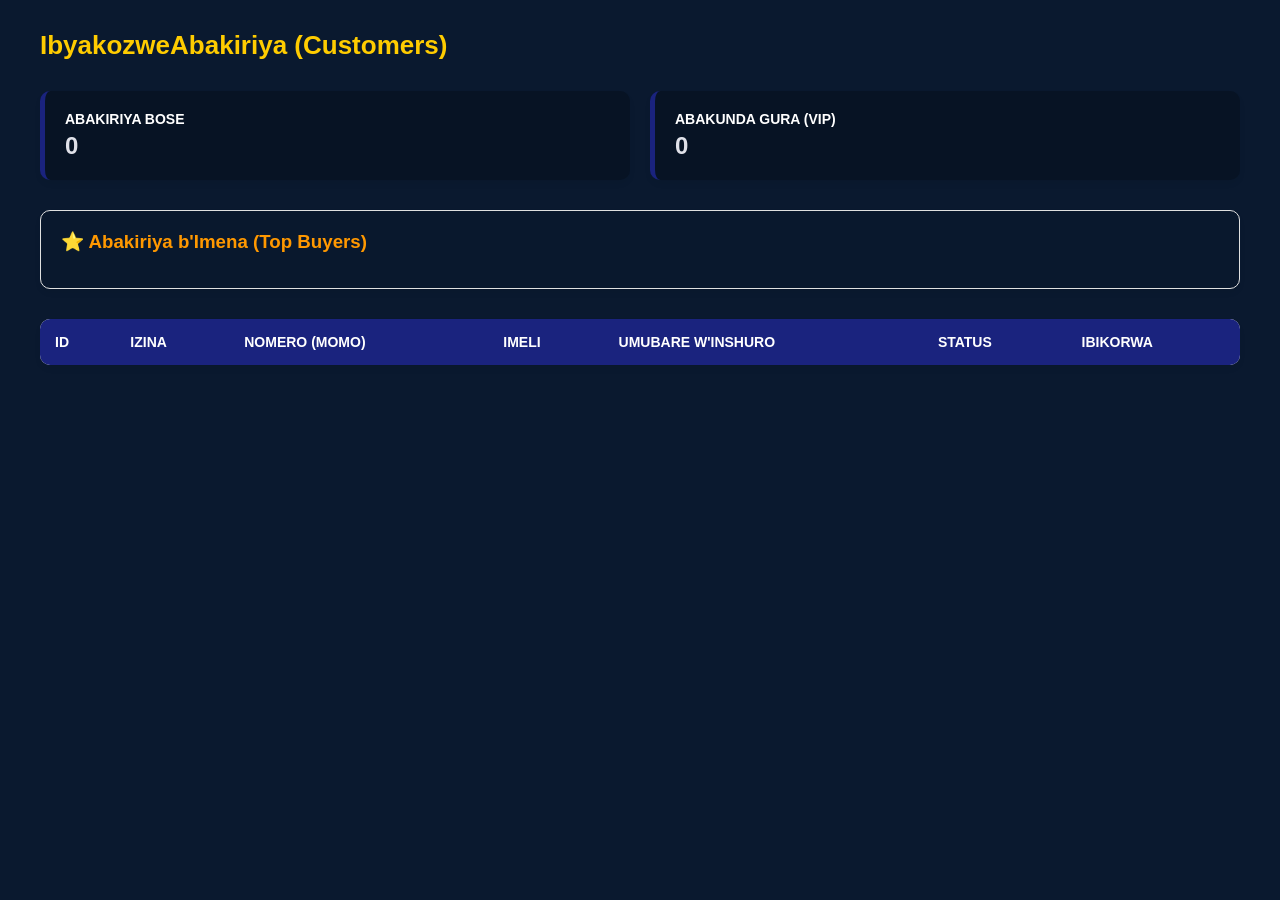
<file: momo/customers.html>
<!DOCTYPE html>
<html lang="rw">
<head>
    <meta charset="UTF-8">
    <meta name="viewport" content="width=device-width, initial-scale=1.0">
    <title>MOMOHUB - Customers & Chat</title>
    <style>
        /* CSS Y'URUPAPURO RWA CUSTOMERS */
        * {
            margin: 0;
            padding: 0;
            box-sizing: border-box;
            font-family: 'Segoe UI', Tahoma, Geneva, Verdana, sans-serif;
        }

        body {
            background-color: rgb(10, 25, 47);
            color: var(--text-white);
            padding: 30px;
        }

        .container {
            max-width: 1200px;
            margin: 0 auto;
        }

        .page-header {
            display: flex;
            justify-content: space-between;
            align-items: center;
            margin-bottom: 30px;
        }

        .page-header h2 {
            color: #FFCC00;
            font-size: 26px;
        }

        /* Udusanduku tw'imibare (Summary Cards) */
        .summary-cards {
            display: grid;
            grid-template-columns: repeat(auto-fit, minmax(220px, 1fr));
            gap: 20px;
            margin-bottom: 30px;
        }

        .card {
            background: #071324;
            padding: 20px;
            border-radius: 10px;
            box-shadow: 0 4px 6px rgba(0,0,0,0.05);
            border-left: 5px solid #1a237e;
        }

        .card h3 {
            font-size: 14px;
            color:white;
            text-transform: uppercase;
            margin-bottom: 5px;
        }

        .card p {
            font-size: 24px;
            font-weight: bold;
            color: #e0e1e9;
        }

        /* ABAKIRIYA B'IMENA (TOP CUSTOMERS) */
        .top-customers-section {
            background: rgba(0,0,0,0.05);
            padding: 20px;
            border-radius: 10px;
            box-shadow: 0 4px 6px rgba(0,0,0,0.05);
            margin-bottom: 30px;
            border: 1px solid #e0e0e0;
        }

        .top-customers-section h3 {
            color: #ff9800;
            margin-bottom: 15px;
            display: flex;
            align-items: center;
            gap: 8px;
        }

        .top-grid {
            display: grid;
            grid-template-columns: repeat(auto-fit, minmax(280px, 1fr));
            gap: 15px;
        }

        .top-customer-card {
            background: #fffde7;
            border: 1px solid #fff59d;
            padding: 15px;
            border-radius: 8px;
            display: flex;
            justify-content: space-between;
            align-items: center;
        }

        .badge-loyal {
            background: #ff9800;
            color: white;
            padding: 5px 10px;
            border-radius: 20px;
            font-size: 12px;
            font-weight: bold;
        }

        /* IMBONERAHAMWE Y'ABAKIRIYA BOSE */
        .table-container {
            background: white;
            border-radius: 10px;
            box-shadow: 0 4px 6px rgba(0,0,0,0.05);
            overflow: hidden;
            margin-bottom: 50px;
        }

        .customers-table {
            width: 100%;
            border-collapse: collapse;
            text-align: left;
        }

        .customers-table th {
            background-color: #1a237e;
            color: white;
            padding: 15px;
            font-size: 14px;
            text-transform: uppercase;
        }

        .customers-table td {
            padding: 15px;
            border-bottom: 1px solid #eee;
            font-size: 15px;
        }

        .customers-table tr:hover {
            background-color: #f8f9fa;
        }

        .status {
            padding: 5px 10px;
            border-radius: 20px;
            font-size: 12px;
            font-weight: 600;
        }

        .status.active {
            background: #e8f5e9;
            color: #2e7d32;
        }

        .btn-action {
            background: #1a237e;
            color: white;
            border: none;
            padding: 6px 12px;
            border-radius: 4px;
            cursor: pointer;
            font-size: 13px;
        }

        .btn-action:hover {
            background: #0d1342;
        }

        /* AGASANDUKU K'IBIGANIZO (CHAT BOX) */
        .chat-box {
            position: fixed;
            bottom: 20px;
            right: 20px;
            width: 350px;
            height: 450px;
            background: white;
            border-radius: 12px;
            box-shadow: 0 8px 30px rgba(0,0,0,0.2);
            display: none;
            flex-direction: column;
            overflow: hidden;
            z-index: 10000;
            border: 1px solid #1a237e;
        }

        .chat-header {
            background: #1a237e;
            color: white;
            padding: 15px;
            display: flex;
            justify-content: space-between;
            align-items: center;
            font-weight: bold;
        }

        .chat-messages {
            flex: 1;
            padding: 15px;
            background: #f8f9fa;
            overflow-y: auto;
            display: flex;
            flex-direction: column;
            gap: 10px;
        }

        .msg {
            max-width: 80%;
            padding: 10px 14px;
            border-radius: 8px;
            font-size: 14px;
        }

        .msg.sent {
            background: #1a237e;
            color: white;
            align-self: flex-end;
            border-bottom-right-radius: 0;
        }

        .msg.received {
            background: #e0e0e0;
            color: #333;
            align-self: flex-start;
            border-bottom-left-radius: 0;
        }

        .chat-footer {
            display: flex;
            padding: 10px;
            background: white;
            border-top: 1px solid #eee;
        }

        .chat-footer input {
            flex: 1;
            padding: 10px;
            border: 1px solid #ccc;
            border-radius: 6px;
            outline: none;
        }

        .chat-footer button {
            background: #1a237e;
            color: white;
            border: none;
            padding: 0 15px;
            margin-left: 8px;
            border-radius: 6px;
            cursor: pointer;
        }
    </style>
</head>
<body>

    <div class="container">
        
        <div class="page-header">
            <h2>IbyakozweAbakiriya (Customers)</h2>
        </div>

        <div class="summary-cards">
            <div class="card">
                <h3>Abakiriya Bose</h3>
                <p id="total-cust">0</p>
            </div>
            <div class="card">
                <h3>Abakunda Gura (VIP)</h3>
                <p id="top-cust-count">0</p>
            </div>
        </div>

        <!-- SECTION Y'ABAKIRIYA B'IMENA -->
        <div class="top-customers-section">
            <h3>⭐ Abakiriya b'Imena (Top Buyers)</h3>
            <div class="top-grid" id="top-customers-list">
                <!-- Hano hazajya VIPs zivuye muri Database horeshejwe JS -->
            </div>
        </div>

        <!-- IMBONERAHAMWE Y'ABAKIRIYA BOSE -->
        <div class="table-container">
            <table class="customers-table">
                <thead>
                    <tr>
                        <th>ID</th>
                        <th>Izina</th>
                        <th>Nomero (MoMo)</th>
                        <th>Imeli</th>
                        <th>Umubare w'Inshuro</th>
                        <th>Status</th>
                        <th>Ibikorwa</th>
                    </tr>
                </thead>
                <tbody id="all-customers-list">
                    <!-- Hano imirongo izizana ku buryo bwikora -->
                </tbody>
            </table>
        </div>

    </div>

    <!-- AGASANDUKU KA CHAT -->
    <div class="chat-box" id="chatBox">
        <div class="chat-header">
            <span id="chatCustomerName">Ubutumwa</span>
            <span onclick="fungaChat()" style="cursor:pointer;">&times;</span>
        </div>
        <div class="chat-messages" id="chatMessages">
            <!-- Ubutumwa buzajya buza hano bukowe mu kigega -->
        </div>
        <div class="chat-footer">
            <input type="text" id="chatInput" placeholder="Andika ubutumwa..." onkeypress="checkEnter(event)">
            <button onclick="oherezaUbutumwa()">Send</button>
        </div>
    </div>

    <!-- JAVASCRIPT (IMIKORERE YIKORA) -->
    <script>
        const topCustomersList = document.getElementById("top-customers-list");
        const allCustomersList = document.getElementById("all-customers-list");
        const chatBox = document.getElementById("chatBox");
        const chatCustomerName = document.getElementById("chatCustomerName");
        const chatMessages = document.getElementById("chatMessages");
        const chatInput = document.getElementById("chatInput");
        
        let umukiriyaUriGushyikirana = "";

        // ==============================================================
        // 1. KUZANA ABAKIRIYA BOSE KURI DATABASE (FETCH FROM PHP/SQL)
        // ==============================================================
        function zanaAbakiriyaKuriDatabase() {
            /* 
               HANO HAZAJYA PHP:
               fetch('get_customers.php')
               .then(response => response.json())
               .then(customers => {
            */
            
            // Iyi ni ifomu y'uburyo data izaba imeze ikimara kuza (Urugero):
            const customers = []; // Hano hazaba harimo 'customers' zivuye kuri database.
            
            let topCount = 0;
            document.getElementById("total-cust").textContent = customers.length;
            allCustomersList.innerHTML = "";
            topCustomersList.innerHTML = "";

            customers.forEach(customer => {
                // Kwerekana VIP niba agura cyane (Urugero: inshuro >= 40)
                if(customer.purchase_count >= 40) {
                    topCount++;
                    const topCard = document.createElement("div");
                    topCard.className = "top-customer-card";
                    topCard.innerHTML = `
                        <div>
                            <h4>${customer.name}</h4>
                            <p>Inshuro: <b>${customer.purchase_count} purchases</b></p>
                        </div>
                        <span class="badge-loyal">⭐ VIP</span>
                    `;
                    topCustomersList.appendChild(topCard);
                }

                // Gushyira abakiriya bose mu mbonerahamwe
                const row = document.createElement("tr");
                row.innerHTML = `
                    <td>${customer.id}</td>
                    <td>${customer.name} ${customer.purchase_count >= 40 ? '⭐' : ''}</td>
                    <td>${customer.phone}</td>
                    <td>${customer.email}</td>
                    <td><b>${customer.purchase_count}</b></td>
                    <td><span class="status active">${customer.status}</span></td>
                    <td><button class="btn-action" onclick="funguraChat('${customer.name}')">Chat 💬</button></td>
                `;
                allCustomersList.appendChild(row);
            });

            document.getElementById("top-cust-count").textContent = topCount;
            
            /* 
               }) // Hano ni iherezo rya fetch
            */
        }

        // Guhita ihamagarwa iyo urupapuro rurimo gufunguka
        window.onload = zanaAbakiriyaKuriDatabase;


        // ==============================================================
        // 2. IMIKORERE YA CHAT BOX (FETCH & POST TO PHP/SQL)
        // ==============================================================
        function funguraChat(customerName) {
            chatBox.style.display = "flex";
            chatCustomerName.textContent = "Chat na: " + customerName;
            umukiriyaUriGushyikirana = customerName;
            chatMessages.innerHTML = ""; // Gusiba ibya kera

            /*
               HANO HAZAJYA PHP/SQL: (Kuzana history y'ubutumwa mwandikiranye)
               fetch('get_chat_history.php?customer=' + customerName)
               .then(res => res.json())
               .then(messages => {
                   messages.forEach(msg => {
                       // Gushyira ubutumwa bwose mu gasanduku (sent cyangwa received)
                   });
               });
            */
        }

        function fungaChat() { 
            chatBox.style.display = "none"; 
        }

        function oherezaUbutumwa() {
            const text = chatInput.value.trim();
            if (text === "") return;

            // Guhita twerekana ubutumwa mwanditse ku muryango (UI)
            const newMsg = document.createElement("div");
            newMsg.className = "msg sent";
            newMsg.textContent = text;
            chatMessages.appendChild(newMsg);
            chatInput.value = "";
            chatMessages.scrollTop = chatMessages.scrollHeight;

            /*
               HANO HAZAJYA PHP/SQL: (Kohereza ubutumwa bushya muri Database)
               fetch('send_message.php', {
                   method: 'POST',
                   headers: { 'Content-Type': 'application/json' },
                   body: JSON.stringify({ customer: umukiriyaUriGushyikirana, message: text })
               });
            */
        }

        function checkEnter(event) { 
            if (event.key === "Enter") oherezaUbutumwa(); 
        }
    </script>
</body>
</html>
</file>
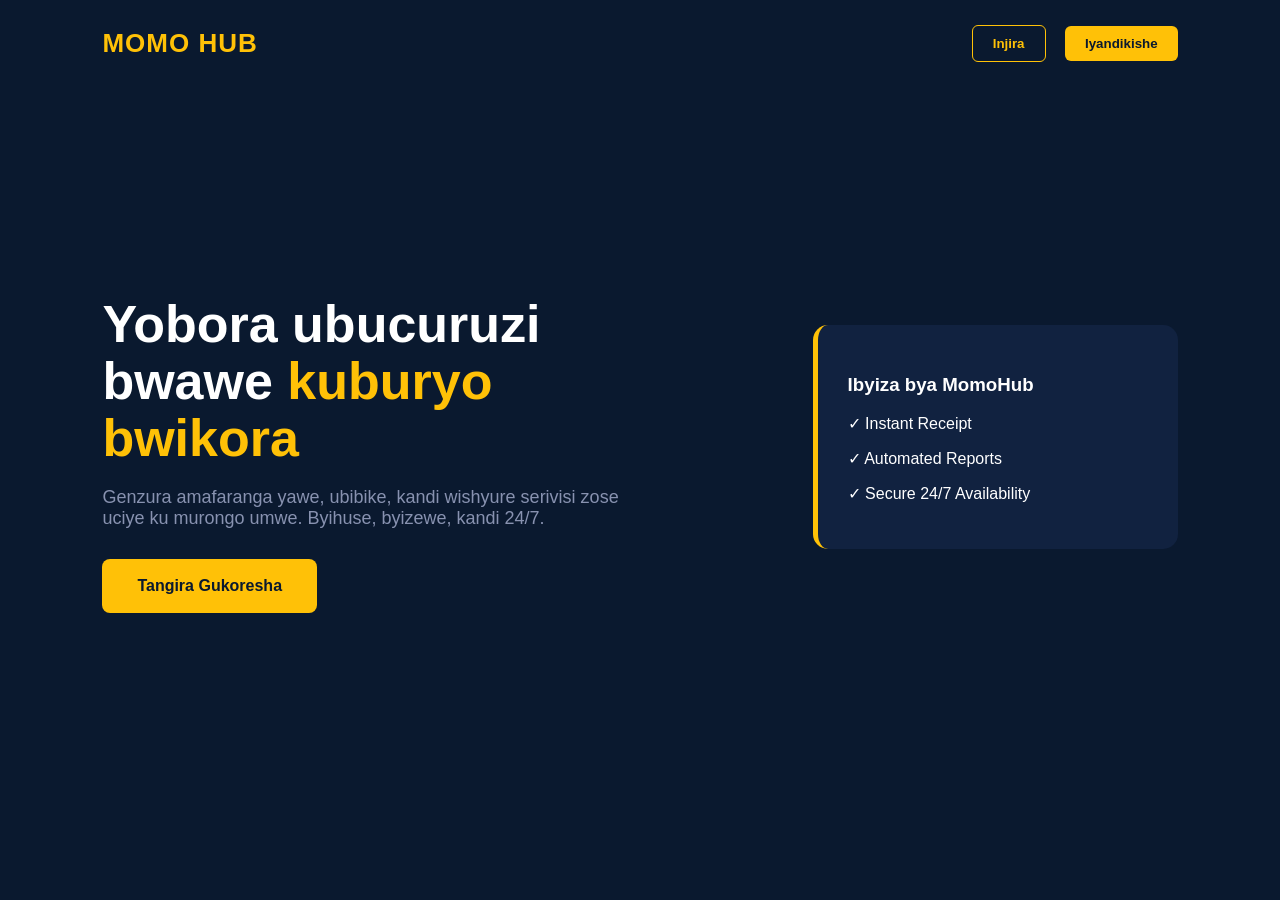
<file: momo/FRAM.html>
<!DOCTYPE html>
<html lang="rw">
<head>
    <meta charset="UTF-8">
    <meta name="viewport" content="width=device-width, initial-scale=1.0">
    <title>MomoHub | Ubucuruzi Bwawe, Uburyo Bwiza</title>
    <style>
        /* CSS YOSE IRI HANO */
        :root {
            --primary: #0a192f;
            --secondary: #112240;
            --accent: #FFC107;
            --white: #ffffff;
            --text-gray: #8892b0;
        }

        body { font-family: 'Segoe UI', Tahoma, sans-serif; background-color: var(--primary); color: var(--white); margin: 0; padding: 0; }

        .navbar { display: flex; justify-content: space-between; padding: 25px 8%; align-items: center; }
        .logo { font-size: 26px; font-weight: 800; color: var(--accent); letter-spacing: 1px; }
        .nav-btns button { padding: 10px 20px; border-radius: 6px; font-weight: 600; cursor: pointer; transition: 0.3s; }
        .btn-outline { background: transparent; border: 1px solid var(--accent); color: var(--accent); margin-right: 15px; }
        .btn-fill { background: var(--accent); border: none; color: var(--primary); }

        .hero { display: flex; align-items: center; justify-content: space-between; padding: 80px 8%; height: 60vh; }
        .hero-content { max-width: 50%; }
        .hero-content h1 { font-size: 52px; line-height: 1.1; margin-bottom: 20px; }
        .hero-content span { color: var(--accent); }
        .hero-content p { color: var(--text-gray); font-size: 18px; margin-bottom: 30px; }

        .btn-main { background: var(--accent); color: var(--primary); padding: 18px 35px; border: none; border-radius: 8px; font-weight: bold; cursor: pointer; font-size: 16px; transition: 0.3s; }
        .btn-main:hover { transform: translateY(-5px); box-shadow: 0 10px 20px rgba(255, 193, 7, 0.2); }

        .feature-card { background: var(--secondary); padding: 30px; border-radius: 15px; width: 300px; border-left: 5px solid var(--accent); }

        /* Modal */
        .modal { display: none; position: fixed; top:0; left:0; width: 100%; height: 100%; background: rgba(0,0,0,0.85); justify-content: center; align-items: center; z-index: 1000; }
        .modal-content { background: var(--white); color: var(--primary); padding: 40px; border-radius: 20px; width: 320px; text-align: center; }
        .modal-content input { width: 90%; padding: 12px; margin: 10px 0; border: 1px solid #ddd; border-radius: 8px; }
    </style>
</head>
<body>

    <nav class="navbar">
        <div class="logo">MOMO HUB</div>
        <div class="nav-btns">
            <button class="btn-outline" onclick="toggleModal()">Injira</button>
            <button class="btn-fill">Iyandikishe</button>
        </div>
    </nav>

    <main class="hero">
        <div class="hero-content">
            <h1>Yobora ubucuruzi bwawe <span>kuburyo bwikora</span></h1>
            <p>Genzura amafaranga yawe, ubibike, kandi wishyure serivisi zose uciye ku murongo umwe. Byihuse, byizewe, kandi 24/7.</p>
            <button class="btn-main" onclick="toggleModal()">Tangira Gukoresha</button>
        </div>
        <div class="feature-card">
            <h3>Ibyiza bya MomoHub</h3>
            <p>✓ Instant Receipt</p>
            <p>✓ Automated Reports</p>
            <p>✓ Secure 24/7 Availability</p>
        </div>
    </main>

    <!-- Login Modal -->
    <div id="loginModal" class="modal">
        <div class="modal-content">
            <h2 style="margin-top: 0;">Karibu</h2>
            <input type="text" placeholder="Izina ry'ubukoresha">
            <input type="password" placeholder="Ijambobanga">
            <button class="btn-main" style="width: 100%; margin-top: 10px;">Emeza</button>
            <p style="cursor: pointer; color: var(--text-gray);" onclick="toggleModal()">Funga</p>
        </div>
    </div>
<div id="registerform" class="modal">
    <div class="modal-content">
        <h2 style="margin: top;"">fungura konti nmshya</h2>
        <form class="legister" action="save.php"methode="POST">
            <label for="name">izina</label>
            <input type="text" id="name" name="name" placehoder="amazina yombi">
        </form>
    </div>
</div>
    <script>
        // JAVASCRIPT ya login model
        function toggleModal() {
            const modal = document.getElementById('loginModal');
            modal.style.display = (modal.style.display === 'flex') ? 'none' : 'flex';
        }
    </script>
</body>
</html>
</file>
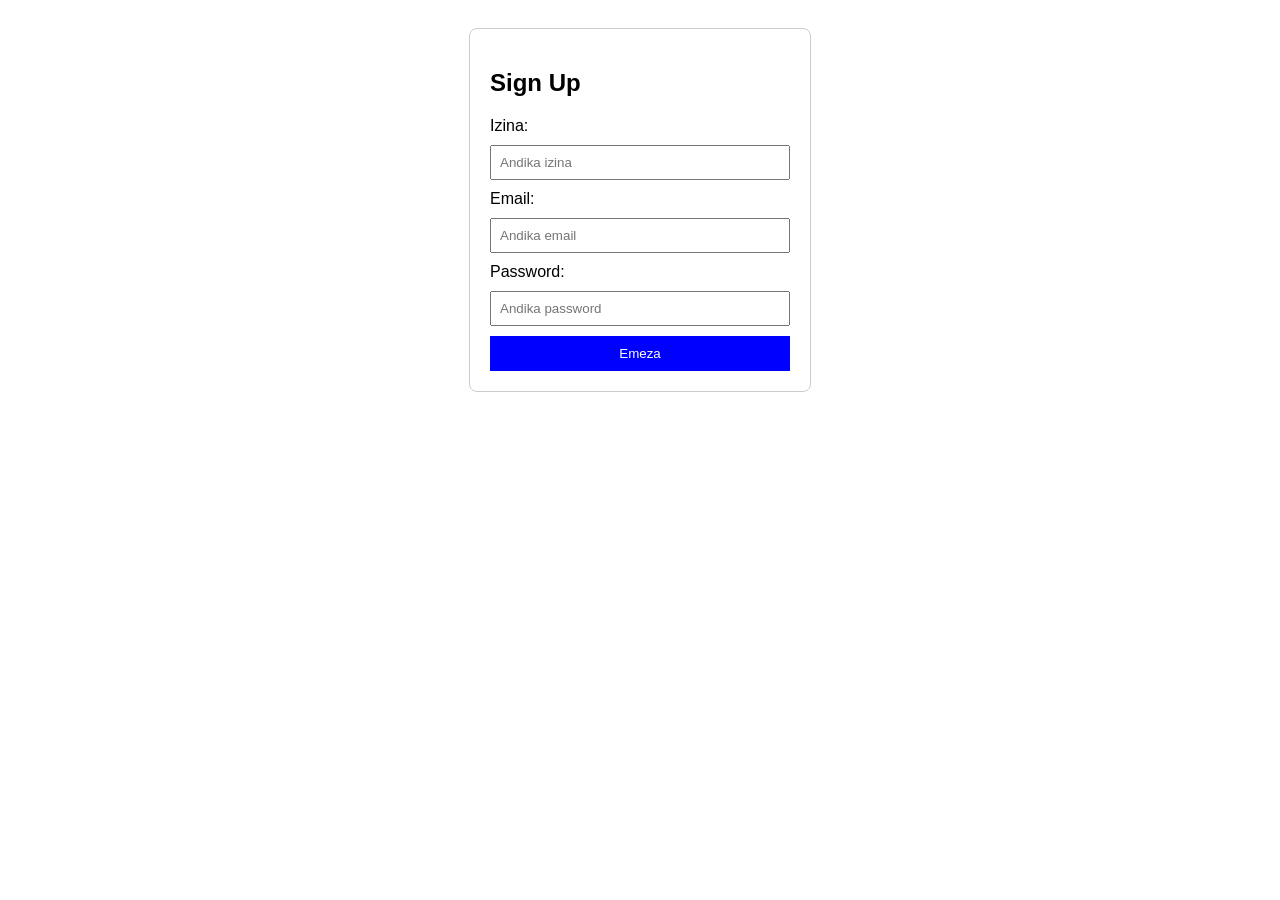
<file: momo/login.html>
<!DOCTYPE html>
<html lang="rw">
<head>
    <meta charset="UTF-8">
    <meta name="viewport" content="width=device-width, initial-scale=1.0">
    <title>Kwiyandikisha</title>
    <style>
        body { font-family: sans-serif; display: flex; justify-content: center; padding: 20px; }
        form { border: 1px solid #ccc; padding: 20px; border-radius: 8px; width: 300px; }
        input { width: 100%; margin: 10px 0; padding: 8px; box-sizing: border-box; }
        button { width: 100%; padding: 10px; background: blue; color: white; border: none; cursor: pointer; }
    </style>
</head>
<body>

    <form action="save.php" method="POST">
        <h2>Sign Up</h2>
        <label>Izina:</label>
        <input type="text" placeholder="Andika izina">
        
        <label>Email:</label>
        <input type="email" placeholder="Andika email">
        
        <label>Password:</label>
        <input type="password" placeholder="Andika password">
        
        <button type="submit">Emeza</button>
    </form>

</body>
</html>
</file>
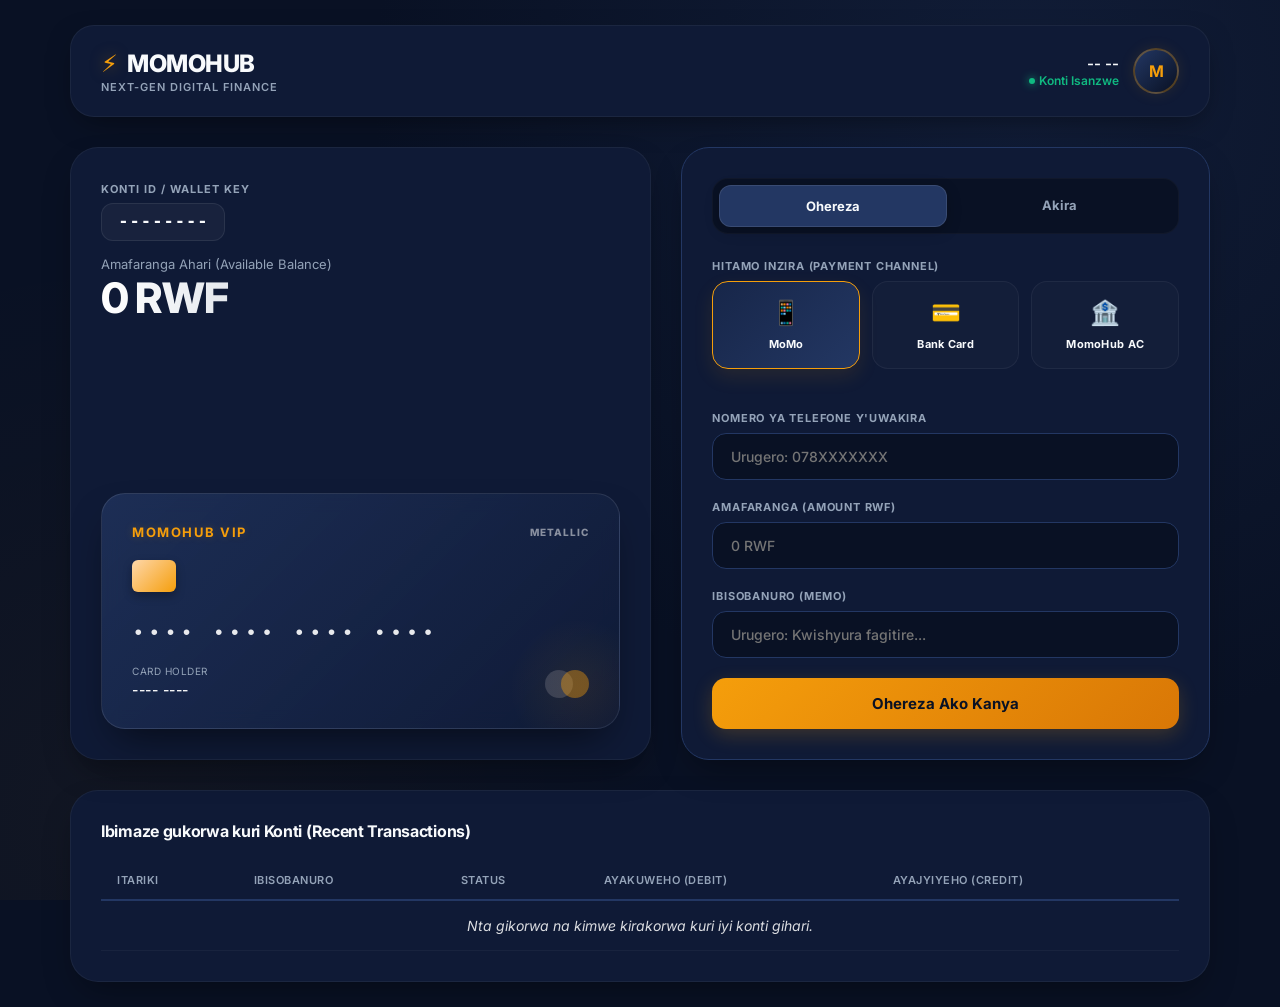
<file: momo/payments.html>
<!DOCTYPE html>
<html lang="rw">
<head>
    <meta charset="UTF-8">
    <meta name="viewport" content="width=device-width, initial-scale=1.0">
    <title>MOMOHUB - Premium FinTech Experience</title>
    <!-- Kuzana imyandiko igezweho ya Inter Font -->
    <link rel="preconnect" href="https://fonts.googleapis.com">
    <link rel="preconnect" href="https://fonts.gstatic.com" crossorigin>
    <link href="https://fonts.googleapis.com/css2?family=Inter:wght@300;400;500;600;700;800&display=swap" rel="stylesheet">
    
    <style>
        :root {
            /* Amabara y'Ubururu bwijimye n'ay'Igiciro (Premium Palette) */
            --navy-dark: #091124;
            --navy-deep: #0f1a36;
            --navy-card: #172649;
            --navy-light: #233763;
            --gold: #f59e0b;
            --gold-glow: #d97706;
            --emerald: #10b981;
            --slate-blue: #94a3b8;
            --text-light: #f8fafc;
        }

        * {
            margin: 0;
            padding: 0;
            box-sizing: border-box;
            font-family: 'Inter', system-ui, sans-serif;
        }

        body {
            background-color: var(--navy-dark);
            color: var(--text-light);
            padding: 25px 20px;
            font-size: 15px;
            background-image: radial-gradient(circle at 80% 10%, rgba(35, 55, 99, 0.3) 0%, transparent 50%),
                              radial-gradient(circle at 10% 90%, rgba(245, 158, 11, 0.04) 0%, transparent 40%);
            background-attachment: fixed;
        }

        .container {
            max-width: 1140px;
            margin: 0 auto;
        }

        /* PREMIUM HEADER */
        .bank-header {
            background: var(--navy-deep);
            padding: 22px 30px;
            border-radius: 24px;
            display: flex;
            justify-content: space-between;
            align-items: center;
            box-shadow: 0 10px 30px -10px rgba(0,0,0,0.5);
            margin-bottom: 30px;
            border: 1px solid rgba(255, 255, 255, 0.05);
        }

        .bank-logo-area h1 {
            font-size: 24px;
            font-weight: 800;
            color: var(--text-light);
            letter-spacing: -0.5px;
            display: flex;
            align-items: center;
            gap: 10px;
        }

        .bank-logo-area h1 span.logo-bolt {
            color: var(--gold);
            text-shadow: 0 0 15px rgba(245, 158, 11, 0.5);
        }

        .bank-logo-area p {
            font-size: 11px;
            color: var(--slate-blue);
            text-transform: uppercase;
            font-weight: 600;
            letter-spacing: 1px;
            margin-top: 2px;
        }

        .user-profile-box {
            display: flex;
            align-items: center;
            gap: 14px;
        }

        .user-avatar {
            width: 46px;
            height: 46px;
            background: linear-gradient(135deg, var(--navy-light) 0%, var(--navy-dark) 100%);
            color: var(--gold);
            border-radius: 50%;
            display: flex;
            align-items: center;
            justify-content: center;
            font-weight: 700;
            font-size: 16px;
            border: 2px solid rgba(245, 158, 11, 0.3);
            box-shadow: 0 0 15px rgba(245, 158, 11, 0.1);
        }

        .user-info {
            text-align: right;
        }

        .user-info strong {
            display: block;
            color: var(--text-light);
            font-size: 15px;
            font-weight: 600;
        }

        .user-info span {
            font-size: 12px;
            color: var(--emerald);
            font-weight: 600;
            display: flex;
            align-items: center;
            justify-content: flex-end;
            gap: 4px;
        }

        .user-info span::before {
            content: '';
            width: 6px;
            height: 6px;
            background: var(--emerald);
            border-radius: 50%;
            display: inline-block;
            box-shadow: 0 0 8px var(--emerald);
        }

        /* MAIN LAYOUT GRID */
        .bank-grid {
            display: grid;
            grid-template-columns: 1.1fr 1fr;
            gap: 30px;
            margin-bottom: 30px;
        }

        @media (max-width: 900px) {
            .bank-grid { grid-template-columns: 1fr; }
        }

        /* LEFT PANEL: ACCOUNT & ACCORDION CARD */
        .account-summary {
            background: var(--navy-deep);
            padding: 30px;
            border-radius: 28px;
            box-shadow: 0 15px 35px -10px rgba(0,0,0,0.4);
            display: flex;
            flex-direction: column;
            justify-content: space-between;
            gap: 25px;
            border: 1px solid rgba(255, 255, 255, 0.05);
        }

        .account-number-title {
            font-size: 11px;
            color: var(--slate-blue);
            text-transform: uppercase;
            font-weight: 700;
            letter-spacing: 1px;
        }

        .account-id-display {
            font-family: monospace;
            font-size: 18px;
            color: var(--text-light);
            font-weight: 700;
            margin-top: 6px;
            background: rgba(255, 255, 255, 0.04);
            padding: 8px 16px;
            border-radius: 12px;
            display: inline-block;
            border: 1px solid rgba(255, 255, 255, 0.08);
            letter-spacing: 0.5px;
        }

        .balance-label {
            font-size: 13px;
            color: var(--slate-blue);
            margin-top: 15px;
            display: block;
        }

        .balance-amount {
            font-size: 42px;
            font-weight: 800;
            color: var(--text-light);
            letter-spacing: -1px;
            background: linear-gradient(to right, #ffffff, var(--slate-blue));
            -webkit-background-clip: text;
            -webkit-text-fill-color: transparent;
        }

        /* GLASSMORPHIC LUXURY CREDIT CARD */
        .bank-debit-card {
            background: linear-gradient(135deg, rgba(35, 55, 99, 0.7) 0%, rgba(15, 26, 54, 0.9) 100%);
            border-radius: 24px;
            padding: 30px;
            color: white;
            box-shadow: 0 20px 40px -15px rgba(0,0,0,0.6);
            position: relative;
            overflow: hidden;
            border: 1px solid rgba(255, 255, 255, 0.1);
            backdrop-filter: blur(10px);
        }

        .bank-debit-card::before {
            content: '';
            position: absolute;
            bottom: -30px;
            right: -30px;
            width: 140px;
            height: 140px;
            background: radial-gradient(circle, rgba(245, 158, 11, 0.08) 0%, transparent 70%);
            border-radius: 50%;
        }

        .card-brand {
            font-size: 13px;
            font-weight: 700;
            letter-spacing: 1.5px;
            color: var(--gold);
            text-shadow: 0 0 10px rgba(245, 158, 11, 0.2);
        }

        .card-chip {
            width: 44px;
            height: 32px;
            background: linear-gradient(135deg, #fed7aa, #f59e0b);
            border-radius: 6px;
            margin-top: 20px;
            box-shadow: 0 4px 10px rgba(0,0,0,0.3);
        }

        .card-num-text {
            font-size: 21px;
            letter-spacing: 3.5px;
            font-family: monospace;
            margin: 30px 0 20px 0;
            color: rgba(255, 255, 255, 0.9);
        }

        .card-footer {
            display: flex;
            justify-content: space-between;
            align-items: flex-end;
        }

        .card-holder-info p {
            font-size: 10px;
            color: var(--slate-blue);
            text-transform: uppercase;
            letter-spacing: 0.5px;
        }

        .card-holder-info strong {
            font-size: 14px;
            display: block;
            margin-top: 4px;
            font-weight: 500;
            letter-spacing: 0.5px;
        }

        .card-type-indicator {
            display: flex;
            gap: -8px;
        }
        .card-circle {
            width: 28px;
            height: 28px;
            border-radius: 50%;
            background: rgba(255,255,255,0.15);
        }
        .card-circle-2 {
            margin-left: -12px;
            background: rgba(245, 158, 11, 0.4);
        }

        /* RIGHT PANEL: PAYMENT INTERFACE */
        .bank-actions-box {
            background: var(--navy-deep);
            padding: 30px;
            border-radius: 28px;
            border: 1.5px solid var(--navy-light);
            box-shadow: 0 15px 35px -10px rgba(0,0,0,0.4);
            transition: all 0.4s cubic-bezier(0.4, 0, 0.2, 1);
        }

        /* NEUMORPHIC DIRECTION CHIPS */
        .action-toggle {
            display: flex;
            background: var(--navy-dark);
            padding: 6px;
            border-radius: 16px;
            margin-bottom: 25px;
            border: 1px solid rgba(255, 255, 255, 0.03);
        }

        .action-chip {
            flex: 1;
            text-align: center;
            padding: 12px;
            border-radius: 12px;
            cursor: pointer;
            font-weight: 700;
            font-size: 13px;
            color: var(--slate-blue);
            transition: all 0.3s ease;
        }

        .action-chip.active-send {
            background: var(--navy-light);
            color: var(--text-light);
            border: 1px solid rgba(255, 255, 255, 0.1);
            box-shadow: 0 4px 15px rgba(0,0,0,0.2);
        }

        .action-chip.active-receive {
            background: var(--emerald);
            color: var(--navy-dark);
            box-shadow: 0 4px 20px rgba(16, 185, 129, 0.3);
        }

        /* CHANNELS GRID */
        .payment-type-group {
            display: grid;
            grid-template-columns: repeat(3, 1fr);
            gap: 12px;
            margin-bottom: 22px;
        }

        .method-card {
            border: 1.5px solid rgba(255, 255, 255, 0.05);
            border-radius: 16px;
            padding: 16px 10px;
            text-align: center;
            cursor: pointer;
            transition: all 0.25s ease;
            background: rgba(255, 255, 255, 0.02);
        }

        .method-card:hover {
            border-color: rgba(255, 255, 255, 0.2);
            background: rgba(255, 255, 255, 0.04);
            transform: translateY(-2px);
        }

        .method-card.selected {
            border-color: var(--gold);
            background: linear-gradient(135deg, var(--navy-card) 0%, var(--navy-light) 100%);
            box-shadow: 0 8px 20px rgba(245, 158, 11, 0.1);
        }

        .method-card .icon {
            font-size: 24px;
            margin-bottom: 6px;
            display: block;
        }

        .method-card .label {
            font-size: 11px;
            font-weight: 700;
            color: var(--text-light);
            letter-spacing: 0.3px;
        }

        /* FORMS CONTROL */
        .form-group {
            display: flex;
            flex-direction: column;
            gap: 8px;
            margin-bottom: 20px;
        }

        .form-group label {
            font-size: 11px;
            font-weight: 700;
            color: var(--slate-blue);
            text-transform: uppercase;
            letter-spacing: 0.8px;
        }

        .form-group input {
            padding: 14px 18px;
            border: 1.5px solid var(--navy-light);
            border-radius: 14px;
            font-size: 14px;
            outline: none;
            background: var(--navy-dark);
            transition: all 0.25s;
            color: var(--text-light);
            font-weight: 500;
        }

        .form-group input:focus {
            border-color: var(--gold);
            background: var(--navy-dark);
            box-shadow: 0 0 0 4px rgba(245, 158, 11, 0.15);
        }

        /* PRIMARY CTA BUTTON */
        .btn-bank {
            width: 100%;
            padding: 16px;
            background: linear-gradient(135deg, var(--gold) 0%, var(--gold-glow) 100%);
            color: var(--navy-dark);
            border: none;
            border-radius: 14px;
            font-size: 15px;
            font-weight: 700;
            cursor: pointer;
            transition: all 0.3s;
            box-shadow: 0 6px 20px rgba(245, 158, 11, 0.2);
        }

        .btn-bank:hover {
            transform: translateY(-2px);
            box-shadow: 0 10px 25px rgba(245, 158, 11, 0.35);
        }

        .btn-bank:active {
            transform: translateY(0);
        }

        /* BOTTOM TRANSACTION BOX */
        .statement-box {
            background: var(--navy-deep);
            padding: 30px;
            border-radius: 28px;
            box-shadow: 0 15px 35px -10px rgba(0,0,0,0.4);
            border: 1px solid rgba(255, 255, 255, 0.05);
        }

        .statement-box h3 {
            font-size: 16px;
            color: var(--text-light);
            margin-bottom: 20px;
            font-weight: 700;
            letter-spacing: -0.3px;
        }

        .bank-table {
            width: 100%;
            border-collapse: collapse;
            text-align: left;
            font-size: 14px;
        }

        .bank-table th {
            color: var(--slate-blue);
            font-weight: 600;
            padding: 12px 16px;
            border-bottom: 2px solid var(--navy-light);
            text-transform: uppercase;
            font-size: 11px;
            letter-spacing: 0.5px;
        }

        .bank-table td {
            padding: 16px;
            border-bottom: 1px solid rgba(255, 255, 255, 0.04);
            color: rgba(255, 255, 255, 0.85);
        }

        .no-data {
            text-align: center;
            color: var(--slate-blue);
            padding: 40px;
            font-style: italic;
        }
    </style>
</head>
<body>

    <div class="container">
        
        <!-- TOP APP BAR -->
        <header class="bank-header">
            <div class="bank-logo-area">
                <h1><span class="logo-bolt">⚡</span> MOMOHUB</h1>
                <p>Next-Gen Digital Finance</p>
            </div>
            <div class="user-profile-box">
                <div class="user-info">
                    <!-- Izina rizashyirwaho na Backend -->
                    <strong id="userNameField">-- --</strong>
                    <span>Konti Isanzwe</span>
                </div>
                <div class="user-avatar" id="userAvatarField">M</div>
            </div>
        </header>

        <!-- DASHBOARD BODY GRID -->
        <div class="bank-grid">
            
            <!-- ACCOUNTS BALANCES (LEFT) -->
            <div class="account-summary">
                <div>
                    <span class="account-number-title">Konti ID / Wallet Key</span>
                    <div>
                        <span class="account-id-display" id="bankIdField">--------</span>
                    </div>
                    
                    <span class="balance-label">Amafaranga Ahari (Available Balance)</span>
                    <div class="balance-amount" id="balanceField">0 RWF</div>
                </div>

                <!-- LUXURY PLASTIC CARD LOOK -->
                <div class="bank-debit-card">
                    <div style="display: flex; justify-content: space-between; align-items: center;">
                        <span class="card-brand">MOMOHUB VIP</span>
                        <span style="font-size: 10px; font-weight: 800; opacity: 0.5; letter-spacing: 1px;">METALLIC</span>
                    </div>
                    <div class="card-chip"></div>
                    <div class="card-num-text">•••• •••• •••• ••••</div>
                    <div class="card-footer">
                        <div class="card-holder-info">
                            <p>CARD HOLDER</p>
                            <strong id="cardHolderField">---- ----</strong>
                        </div>
                        <div class="card-type-indicator">
                            <div class="card-circle"></div>
                            <div class="card-circle card-circle-2"></div>
                        </div>
                    </div>
                </div>
            </div>

            <!-- THE MODERN TRANSACT ENGINE (RIGHT) -->
            <div class="bank-actions-box" id="payEngineBox">
                
                <!-- TOGGLE CHIPS -->
                <div class="action-toggle">
                    <div class="action-chip active-send" id="chipSend" onclick="toggleDirection('send')">Ohereza</div>
                    <div class="action-chip" id="chipReceive" onclick="toggleDirection('receive')">Akira</div>
                </div>

                <form onsubmit="event.preventDefault(); alert('Igikorwa cyatangiye gutunganywa...');">
                    
                    <!-- CHANNELS SELECTION -->
                    <div class="form-group">
                        <label id="channelLabel">Hitamo Inzira (Payment Channel)</label>
                        <div class="payment-type-group">
                            <div class="method-card selected" id="methodMomo" onclick="selectMethod('momo')">
                                <span class="icon">📱</span>
                                <span class="label">MoMo</span>
                            </div>
                            <div class="method-card" id="methodCard" onclick="selectMethod('card')">
                                <span class="icon">💳</span>
                                <span class="label">Bank Card</span>
                            </div>
                            <div class="method-card" id="methodHub" onclick="selectMethod('hub')">
                                <span class="icon">🏦</span>
                                <span class="label">MomoHub AC</span>
                            </div>
                        </div>
                    </div>

                    <!-- DYNAMIC FIELD -->
                    <div class="form-group">
                        <label id="inputLabel">Nomero ya Telefone y'uwakira</label>
                        <input type="text" id="targetInput" placeholder="Urugero: 078XXXXXXX" required>
                    </div>

                    <!-- CARD EXTRA INPUTS -->
                    <div class="form-group" id="cardExtraFields" style="display: none;">
                        <div style="display: grid; grid-template-columns: 1fr 1fr; gap: 15px;">
                            <div>
                                <label>Itariki (MM/YY)</label>
                                <input type="text" placeholder="MM/YY" maxlength="5">
                            </div>
                            <div>
                                <label>Secure Code (CVC)</label>
                                <input type="password" placeholder="•••" maxlength="3">
                            </div>
                        </div>
                    </div>

                    <!-- AMOUNT INPUT -->
                    <div class="form-group">
                        <label>Amafaranga (Amount RWF)</label>
                        <input type="number" id="payAmount" placeholder="0 RWF" min="100" required>
                    </div>

                    <div class="form-group">
                        <label>Ibisobanuro (Memo)</label>
                        <input type="text" placeholder="Urugero: Kwishyura fagitire...">
                    </div>

                    <!-- ACTION BUTTON -->
                    <button type="submit" class="btn-bank" id="mainPayBtn">Ohereza Ako Kanya</button>
                </form>
            </div>

        </div>

        <!-- RECENT STATEMENTS -->
        <div class="statement-box">
            <h3>Ibimaze gukorwa kuri Konti (Recent Transactions)</h3>
            <table class="bank-table">
                <thead>
                    <tr>
                        <th>Itariki</th>
                        <th>Ibisobanuro</th>
                        <th>Status</th>
                        <th>Ayakuweho (Debit)</th>
                        <th>Ayajyiyeho (Credit)</th>
                    </tr>
                </thead>
                <tbody id="transactionTableBody">
                    <tr>
                        <td colspan="5" class="no-data">Nta gikorwa na kimwe kirakorwa kuri iyi konti gihari.</td>
                    </tr>
                </tbody>
            </table>
        </div>

    </div>

    <!-- APP ENGINE LOGIC -->
    <script>
        let currentDirection = 'send'; 
        let currentMethod = 'momo'; 

        function toggleDirection(direction) {
            currentDirection = direction;
            const chipSend = document.getElementById('chipSend');
            const chipReceive = document.getElementById('chipReceive');
            const mainPayBtn = document.getElementById('mainPayBtn');
            const payEngineBox = document.getElementById('payEngineBox');

            if (direction === 'send') {
                chipSend.className = 'action-chip active-send';
                chipReceive.className = 'action-chip';
                document.getElementById('channelLabel').innerText = "Hitamo Inzira (Payment Channel)";
                mainPayBtn.innerText = "Ohereza Ako Kanya";
                mainPayBtn.style.background = "linear-gradient(135deg, var(--gold) 0%, var(--gold-glow) 100%)";
                mainPayBtn.style.color = "var(--navy-dark)";
                payEngineBox.style.borderColor = "var(--navy-light)";
            } else {
                chipSend.className = 'action-chip';
                chipReceive.className = 'action-chip active-receive';
                document.getElementById('channelLabel').innerText = "Inzira urandukira kwakiraho";
                mainPayBtn.innerText = "Saba Amafaranga (Request)";
                mainPayBtn.style.background = "var(--emerald)";
                mainPayBtn.style.color = "var(--navy-dark)";
                payEngineBox.style.borderColor = "var(--emerald)";
            }
            updateFormLabels();
        }

        function selectMethod(method) {
            currentMethod = method;
            
            document.getElementById('methodMomo').classList.remove('selected');
            document.getElementById('methodCard').classList.remove('selected');
            document.getElementById('methodHub').classList.remove('selected');

            if(method === 'momo') document.getElementById('methodMomo').classList.add('selected');
            if(method === 'card') document.getElementById('methodCard').classList.add('selected');
            if(method === 'hub') document.getElementById('methodHub').classList.add('selected');

            updateFormLabels();
        }

        function updateFormLabels() {
            const inputLabel = document.getElementById('inputLabel');
            const targetInput = document.getElementById('targetInput');
            const cardExtraFields = document.getElementById('cardExtraFields');

            cardExtraFields.style.display = 'none';

            if (currentDirection === 'send') {
                if (currentMethod === 'momo') {
                    inputLabel.innerText = "Nomero ya Telefone y'uwakira (MoMo)";
                    targetInput.placeholder = "Urugero: 078XXXXXXX";
                } else if (currentMethod === 'card') {
                    inputLabel.innerText = "Nomero y'Ikarita ya Banki (16-digits)";
                    targetInput.placeholder = "4000 0000 0000 0000";
                    cardExtraFields.style.display = 'block'; 
                } else if (currentMethod === 'hub') {
                    inputLabel.innerText = "Konti ID ya MomoHub (Receiver ID)";
                    targetInput.placeholder = "Urugero: MH-XXXXX-RW";
                }
            } else {
                if (currentMethod === 'momo') {
                    inputLabel.innerText = "Nomero ya Telefone yo kwakiraho (MoMo)";
                    targetInput.placeholder = "Injiza telefone yawe";
                } else if (currentMethod === 'card') {
                    inputLabel.innerText = "Nomero y'Ikarita yawe izakiraho amafaranga";
                    targetInput.placeholder = "4000 0000 0000 0000";
                } else if (currentMethod === 'hub') {
                    inputLabel.innerText = "Konti ID yawe ya MomoHub yo kwakiraho";
                    targetInput.placeholder = "MH-XXXXX-RW";
                }
            }
        }
    </script>
</body>
</html>
</file>
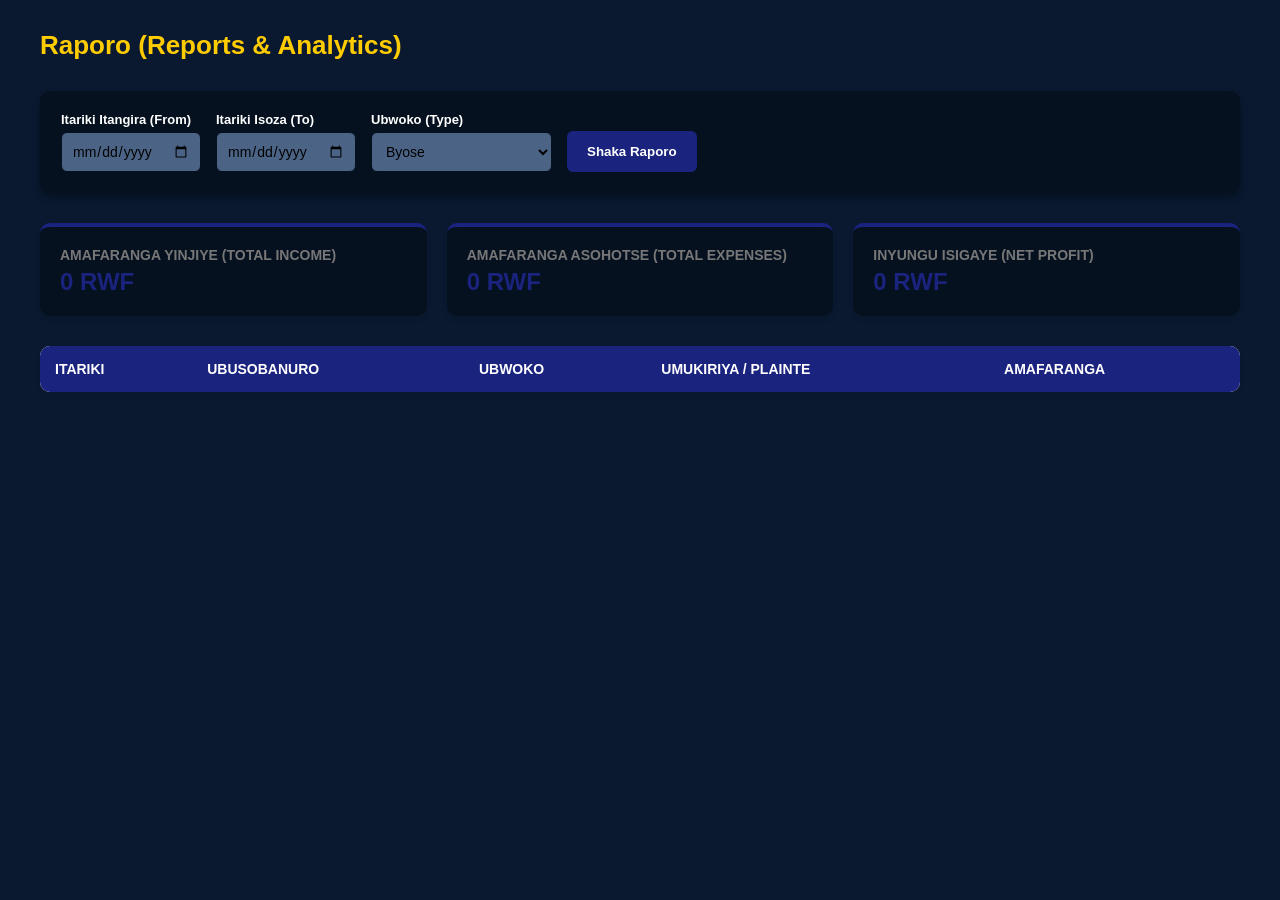
<file: momo/reports.html>
<!DOCTYPE html>
<html lang="rw">
<head>
    <meta charset="UTF-8">
    <meta name="viewport" content="width=device-width, initial-scale=1.0">
    <title>MOMOHUB - Reports</title>
    <style>
        /* CSS Y'URUPAPURO RWA REPORTS */
        * {
            margin: 0;
            padding: 0;
            box-sizing: border-box;
            font-family: 'Segoe UI', Tahoma, Geneva, Verdana, sans-serif;
        }

        body {
            background-color:#0a192f;
            color: #333;
            padding: 30px;
        }

        .container {
            max-width: 1200px;
            margin: 0 auto;
        }

        .page-header {
            display: flex;
            justify-content: space-between;
            align-items: center;
            margin-bottom: 30px;
        }

        .page-header h2 {
            color: #FFCC00; /* Dark Blue ihuje na sidebar */
            font-size: 26px;
        }

        /* Uturanga-gihe (Filters) */
        .filter-section {
            background: #061120;
            padding: 20px;
            border-radius: 10px;
            box-shadow: 0 4px 6px #061120;
            margin-bottom: 30px;
            border: 1px solid #061120;
        }

        .filter-grid {
            display: flex;
            gap: 15px;
            align-items: flex-end;
            flex-wrap: wrap;
        }

        .form-group {
            display: flex;
            flex-direction: column;
            gap: 5px;
        }

        .form-group label {
            font-size: 13px;
            font-weight: 600;
            color: white;
        }

        .form-group input, .form-group select {
            padding: 10px;
            border: 1px solid #061120;
            border-radius: 6px;
            outline: none;
            font-size: 14px;
            background: #4b6486;
        }

        .btn-filter {
            background: #1a237e;
            color: white;
            border: none;
            padding: 10px 20px;
            border-radius: 6px;
            cursor: pointer;
            font-weight: bold;
            height: 41px;
            transition: 0.2s;
        }

        .btn-filter:hover {
            background: #0d1342;
        }

        /* Udusanduku tw'imibare (Summary Cards) */
        .analytics-cards {
            display: grid;
            grid-template-columns: repeat(auto-fit, minmax(240px, 1fr));
            gap: 20px;
            margin-bottom: 30px;
        }

        .card {
            background: #061120;
            padding: 20px;
            border-radius: 10px;
            box-shadow: 0 4px 6px rgba(0,0,0,0.05);
            border-top: 4px solid #1a237e;
        }

        .card h3 {
            font-size: 14px;
            color: #777;
            text-transform: uppercase;
            margin-bottom: 5px;
        }

        .card p {
            font-size: 24px;
            font-weight: bold;
            color: #1a237e;
        }

        /* IMBONERAHAMWE YA RAPORO */
        .table-container {
            background: white;
            border-radius: 10px;
            box-shadow: 0 4px 6px rgba(0,0,0,0.05);
            overflow: hidden;
        }

        .report-table {
            width: 100%;
            border-collapse: collapse;
            text-align: left;
        }

        .report-table th {
            background-color: #1a237e;
            color: white;
            padding: 15px;
            font-size: 14px;
            text-transform: uppercase;
        }

        .report-table td {
            padding: 15px;
            border-bottom: 1px solid #eee;
            font-size: 15px;
        }

        .report-table tr:hover {
            background-color: #f8f9fa;
        }

        .text-success { color: #2e7d32; font-weight: bold; }
        .text-danger { color: #c62828; font-weight: bold; }
    </style>
</head>
<body>

    <div class="container">
        
        <div class="page-header">
            <h2>Raporo (Reports & Analytics)</h2>
        </div>

        <!-- AGASANDUKU KO GUSHUNGURA RAPORO -->
        <div class="filter-section">
            <div class="filter-grid">
                <div class="form-group">
                    <label>Itariki Itangira (From)</label>
                    <input type="date" id="startDate">
                </div>
                <div class="form-group">
                    <label>Itariki Isoza (To)</label>
                    <input type="date" id="endDate">
                </div>
                <div class="form-group">
                    <label>Ubwoko (Type)</label>
                    <select id="reportType">
                        <option value="all">Byose</option>
                        <option value="income">Amafaranga Yinjiye</option>
                        <option value="expense">Amafaranga Asohotse</option>
                    </select>
                </div>
                <button class="btn-filter" onclick="shunguraRaporo()">Shaka Raporo</button>
            </div>
        </div>

        <!-- UTUDUSANDUKU TW'IMIBARE -->
        <div class="analytics-cards">
            <div class="card">
                <h3>Amafaranga Yinjiye (Total Income)</h3>
                <p id="totalIncome">0 RWF</p>
            </div>
            <div class="card">
                <h3>Amafaranga Asohotse (Total Expenses)</h3>
                <p id="totalExpenses">0 RWF</p>
            </div>
            <div class="card">
                <h3>Inyungu Isigaye (Net Profit)</h3>
                <p id="netProfit">0 RWF</p>
            </div>
        </div>

        <!-- IMBONERAHAMWE Y'AMAKURU YA RAPORO -->
        <div class="table-container">
            <table class="report-table">
                <thead>
                    <tr>
                        <th>Itariki</th>
                        <th>Ubusobanuro</th>
                        <th>Ubwoko</th>
                        <th>Umukiriya / Plainte</th>
                        <th>Amafaranga</th>
                    </tr>
                </thead>
                <tbody id="report-rows">
                    <!-- Hano amakuru aturuka kuri Database azajya yijyamo binyuze kuri JS -->
                </tbody>
            </table>
        </div>

    </div>

    <!-- JAVASCRIPT -->
    <script>
        const reportRows = document.getElementById("report-rows");

        // ==============================================================
        // 1. KUZANA AMAKURU YA RAPORO (FETCH REPORTS FROM PHP/SQL)
        // ==============================================================
        function zanaRaporoKuriDatabase() {
            const startDate = document.getElementById("startDate").value;
            const endDate = document.getElementById("endDate").value;
            const reportType = document.getElementById("reportType").value;

            /* 
               HANO HAZAJYA PHP: (Gusoma amakuru muri SQL ukoresheje amatariki na filter type)
               fetch(`get_reports.php?start=${startDate}&end=${endDate}&type=${reportType}`)
               .then(response => response.json())
               .then(data => {
            */
            
            // Ifomu y'uburyo amakuru azaba ameze naza (Urugero rw'ubusa butarimo data):
            const reports = []; // Izaba irimo urutonde rwa raporo ruva kuri Database
            
            reportRows.innerHTML = "";
            let incomeSum = 0;
            let expenseSum = 0;

            reports.forEach(item => {
                // Kubara amafaranga yinjiye n'asohotse
                if (item.type === "Income") {
                    incomeSum += item.amount;
                } else {
                    expenseSum += item.amount;
                }

                const row = document.createElement("tr");
                row.innerHTML = `
                    <td>${item.date}</td>
                    <td>${item.description}</td>
                    <td>${item.type}</td>
                    <td>${item.client}</td>
                    <td class="${item.type === 'Income' ? 'text-success' : 'text-danger'}">
                        ${item.type === 'Income' ? '+' : '-'}${item.amount} RWF
                    </td>
                `;
                reportRows.appendChild(row);
            });

            // Gushyira imibare yose mu tudusanduku twa hejuru
            document.getElementById("totalIncome").textContent = incomeSum + " RWF";
            document.getElementById("totalExpenses").textContent = expenseSum + " RWF";
            document.getElementById("netProfit").textContent = (incomeSum - expenseSum) + " RWF";

            /* 
               }) 
            */
        }

        // Guhita yizana iyo page ikimara gufunguka
        window.onload = zanaRaporoKuriDatabase;

        // Iyo umuntu akanze buto yo gushungura
        function shunguraRaporo() {
            zanaRaporoKuriDatabase();
        }
    </script>
</body>
</html>
</file>
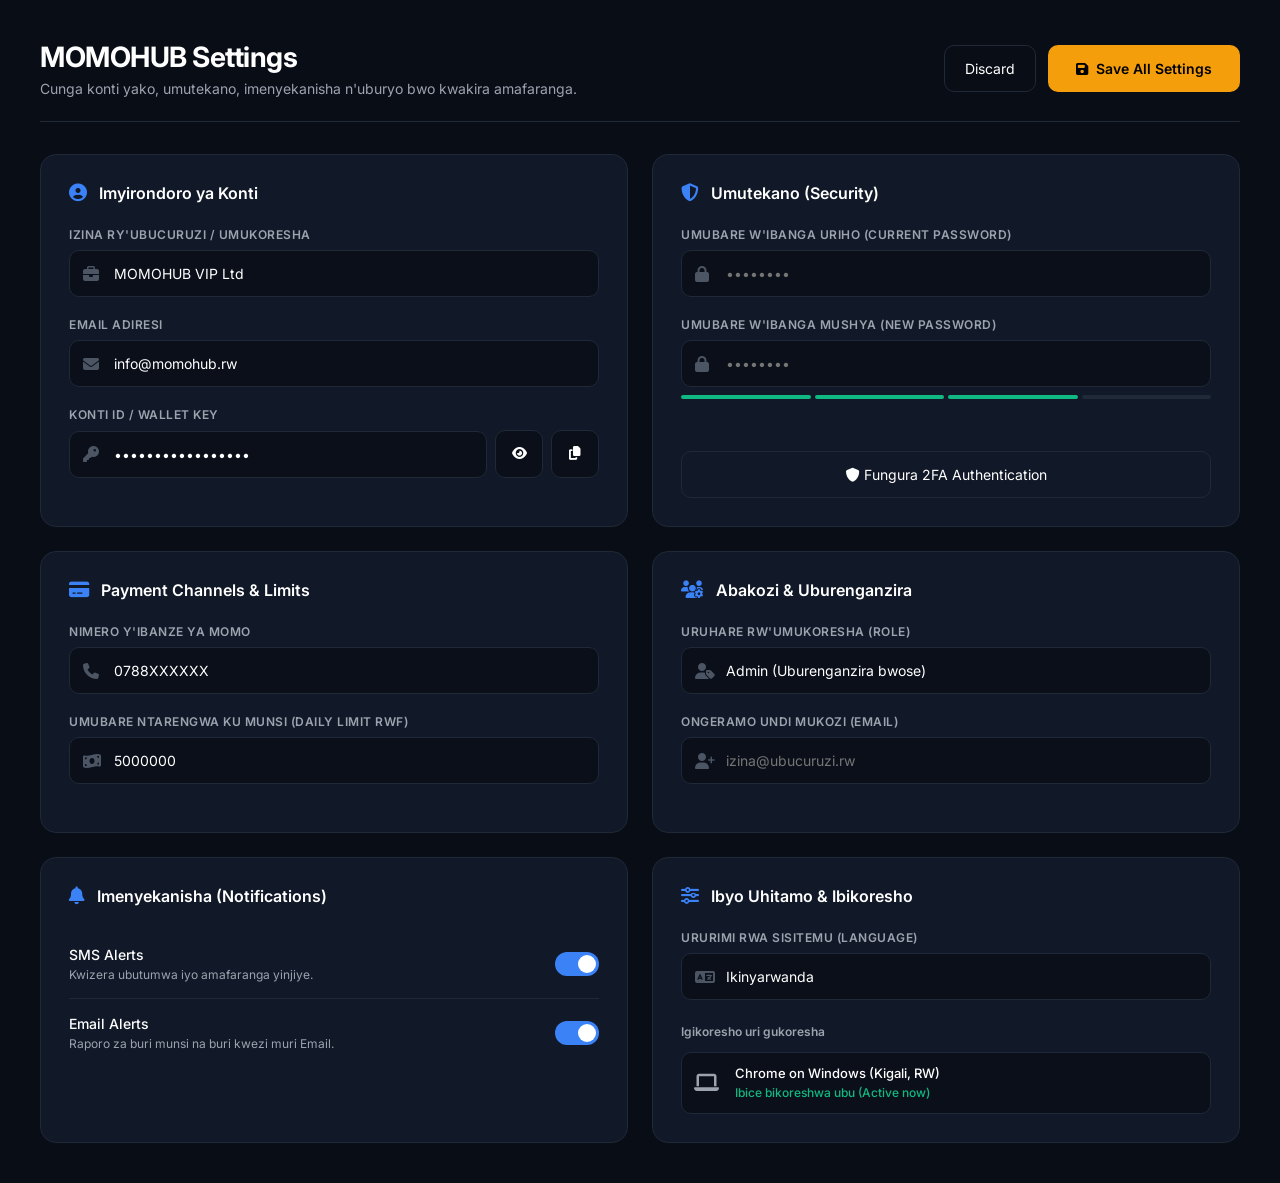
<file: momo/settings.html>
<!DOCTYPE html>
<html lang="rw">
<head>
    <meta charset="UTF-8">
    <meta name="viewport" content="width=device-width, initial-scale=1.0">
    <title>MOMOHUB - Igenamiterere (Settings)</title>
    <!-- Font na Icons zigezweho -->
    <link href="https://fonts.googleapis.com/css2?family=Inter:wght@300;400;500;600;700&display=swap" rel="stylesheet">
    <link rel="stylesheet" href="https://cdnjs.cloudflare.com/ajax/libs/font-awesome/6.4.0/css/all.min.css">
    
    <style>
        :root {
            --bg-main: #090d16;
            --bg-card: #111827;
            --bg-input: #0b0f19;
            --text-primary: #ffffff;
            --text-secondary: #9ca3af;
            --color-primary: #3b82f6;
            --color-accent: #f59e0b;
            --color-success: #10b981;
            --border-color: #1f2937;
        }

        * {
            margin: 0;
            padding: 0;
            box-sizing: border-box;
            font-family: 'Inter', sans-serif;
        }

        body {
            background-color: var(--bg-main);
            color: var(--text-primary);
            padding: 40px 24px;
            display: flex;
            justify-content: center;
        }

        .settings-container {
            width: 100%;
            max-width: 1200px;
        }

        /* --- TOP HEADER & ACTIONS --- */
        .top-bar {
            display: flex;
            justify-content: space-between;
            align-items: center;
            border-bottom: 1px solid var(--border-color);
            padding-bottom: 24px;
            margin-bottom: 32px;
        }

        .header-section h1 {
            font-size: 28px;
            font-weight: 700;
            letter-spacing: -0.5px;
            margin-bottom: 6px;
        }

        .header-section p {
            color: var(--text-secondary);
            font-size: 14px;
        }

        .top-actions {
            display: flex;
            gap: 12px;
        }

        /* --- SETTINGS GRID --- */
        .settings-grid {
            display: grid;
            grid-template-columns: repeat(auto-fit, minmax(540px, 1fr));
            gap: 24px;
        }

        @media (max-width: 768px) {
            .top-bar { flex-direction: column; align-items: flex-start; gap: 16px; }
            .top-actions { width: 100%; }
            .settings-grid { grid-template-columns: 1fr; }
        }

        .card {
            background-color: var(--bg-card);
            border: 1px solid var(--border-color);
            border-radius: 16px;
            padding: 28px;
            display: flex;
            flex-direction: column;
            justify-content: space-between;
            transition: border 0.3s ease;
        }

        .card:hover {
            border-color: #2d3748;
        }

        .card-title {
            font-size: 16px;
            font-weight: 600;
            margin-bottom: 24px;
            display: flex;
            align-items: center;
            gap: 12px;
            color: var(--text-primary);
        }

        .card-title i {
            color: var(--color-primary);
            font-size: 18px;
        }

        /* --- FORMS & INPUTS --- */
        .form-group {
            margin-bottom: 20px;
        }

        .form-group label {
            display: block;
            font-size: 12px;
            font-weight: 600;
            color: var(--text-secondary);
            margin-bottom: 8px;
            text-transform: uppercase;
            letter-spacing: 0.5px;
        }

        .input-wrapper {
            position: relative;
        }

        .input-wrapper i {
            position: absolute;
            left: 14px;
            top: 50%;
            transform: translateY(-50%);
            color: #4b5563;
        }

        .form-control, select {
            width: 100%;
            background-color: var(--bg-input);
            border: 1px solid var(--border-color);
            border-radius: 10px;
            padding: 14px 14px 14px 44px;
            color: var(--text-primary);
            font-size: 14px;
            transition: all 0.2s;
        }

        select {
            appearance: none;
            cursor: pointer;
        }

        .form-control:focus, select:focus {
            outline: none;
            border-color: var(--color-primary);
            box-shadow: 0 0 0 3px rgba(59, 130, 246, 0.15);
        }

        /* --- PASSWORD STRENGTH INDICATOR --- */
        .strength-meter {
            display: flex;
            gap: 4px;
            margin-top: 8px;
        }
        .strength-bar {
            height: 4px;
            flex: 1;
            background-color: var(--border-color);
            border-radius: 2px;
        }
        .strength-bar.active {
            background-color: var(--color-success);
        }

        /* --- TOGGLE SWITCH --- */
        .toggle-group {
            display: flex;
            justify-content: space-between;
            align-items: center;
            padding: 16px 0;
            border-bottom: 1px solid var(--border-color);
        }

        .toggle-group:last-child {
            border-bottom: none;
        }

        .toggle-info h4 {
            font-size: 14px;
            font-weight: 500;
            margin-bottom: 4px;
        }

        .toggle-info p {
            font-size: 12px;
            color: var(--text-secondary);
        }

        .switch {
            position: relative;
            display: inline-block;
            width: 44px;
            height: 24px;
        }

        .switch input { display: none; }

        .slider {
            position: absolute;
            cursor: pointer;
            top: 0; left: 0; right: 0; bottom: 0;
            background-color: #374151;
            transition: .3s;
            border-radius: 24px;
        }

        .slider:before {
            position: absolute;
            content: "";
            height: 18px; width: 18px;
            left: 3px; bottom: 3px;
            background-color: white;
            transition: .3s;
            border-radius: 50%;
        }

        input:checked + .slider {
            background-color: var(--color-primary);
        }

        input:checked + .slider:before {
            transform: translateX(20px);
        }

        /* --- MODERN DEVICE LOGS --- */
        .device-log {
            display: flex;
            align-items: center;
            gap: 16px;
            background: var(--bg-input);
            padding: 12px;
            border-radius: 10px;
            border: 1px solid var(--border-color);
            margin-top: 12px;
        }
        .device-log i { font-size: 20px; color: var(--text-secondary); }
        .device-status { font-size: 12px; color: var(--color-success); font-weight: 500; }

        /* --- BUTTONS --- */
        .btn-primary {
            background-color: var(--color-accent);
            color: #000000;
            font-weight: 600;
            border: none;
            padding: 14px 28px;
            border-radius: 10px;
            cursor: pointer;
            font-size: 14px;
            display: flex;
            align-items: center;
            gap: 8px;
            transition: background 0.2s;
        }

        .btn-primary:hover {
            background-color: #e08e06;
        }

        .btn-secondary {
            background-color: transparent;
            border: 1px solid var(--border-color);
            color: var(--text-primary);
            padding: 14px 20px;
            border-radius: 10px;
            cursor: pointer;
            font-size: 14px;
            transition: background 0.2s;
        }

        .btn-secondary:hover {
            background-color: rgba(255, 255, 255, 0.05);
        }

        .btn-action {
            background-color: var(--bg-input);
            border: 1px solid var(--border-color);
            color: var(--text-primary);
            cursor: pointer;
            width: 48px;
            height: 48px;
            border-radius: 10px;
            display: flex;
            align-items: center;
            justify-content: center;
            transition: all 0.2s;
        }

        .btn-action:hover {
            border-color: #4b5563;
            background-color: rgba(255, 255, 255, 0.02);
        }
    </style>
</head>
<body>

    <div class="settings-container">
        
        <!-- TOP BAR: HEADER & SAVE BUTTON -->
        <div class="top-bar">
            <div class="header-section">
                <h1>MOMOHUB Settings</h1>
                <p>Cunga konti yako, umutekano, imenyekanisha n'uburyo bwo kwakira amafaranga.</p>
            </div>
            <div class="top-actions">
                <button type="button" class="btn-secondary">Discard</button>
                <button type="button" onclick="saveAllSettings()" class="btn-primary">
                    <i class="fa-solid fa-floppy-disk"></i> Save All Settings
                </button>
            </div>
        </div>

        <div class="settings-grid">
            
            <!-- 1. PROFILE & ACCOUNT SETTINGS WITH WALLET KEY -->
            <div class="card">
                <div>
                    <div class="card-title"><i class="fa-solid fa-user-circle"></i> Imyirondoro ya Konti</div>
                    <div class="form-group">
                        <label>Izina ry'Ubucuruzi / Umukoresha</label>
                        <div class="input-wrapper">
                            <i class="fa-solid fa-briefcase"></i>
                            <input type="text" class="form-control" value="MOMOHUB VIP Ltd">
                        </div>
                    </div>
                    <div class="form-group">
                        <label>Email Adiresi</label>
                        <div class="input-wrapper">
                            <i class="fa-solid fa-envelope"></i>
                            <input type="email" class="form-control" value="info@momohub.rw">
                        </div>
                    </div>
                    
                    <!-- Wallet Key Section -->
                    <div class="form-group">
                        <label>Konti ID / Wallet Key</label>
                        <div style="display: flex; gap: 8px; align-items: center;">
                            <div class="input-wrapper" style="flex: 1;">
                                <i class="fa-solid fa-key"></i>
                                <input type="password" id="walletKey" class="form-control" value="MH-893X-492L-9902" readonly>
                            </div>
                            <button type="button" onclick="toggleWalletKey()" class="btn-action" title="Guhisha / Kureba">
                                <i id="eyeIcon" class="fa-solid fa-eye"></i>
                            </button>
                            <button type="button" onclick="copyWalletKey()" class="btn-action" title="Kopiye Key">
                                <i class="fa-solid fa-copy"></i>
                            </button>
                        </div>
                    </div>
                </div>
            </div>

            <!-- 2. SECURITY & PRIVACY WITH STRENGTH METER -->
            <div class="card">
                <div>
                    <div class="card-title"><i class="fa-solid fa-shield-halved"></i> Umutekano (Security)</div>
                    <div class="form-group">
                        <label>Umubare w'ibanga uriho (Current Password)</label>
                        <div class="input-wrapper">
                            <i class="fa-solid fa-lock"></i>
                            <input type="password" class="form-control" placeholder="••••••••">
                        </div>
                    </div>
                    <div class="form-group">
                        <label>Umubare w'ibanga mushya (New Password)</label>
                        <div class="input-wrapper">
                            <i class="fa-solid fa-lock"></i>
                            <input type="password" class="form-control" placeholder="••••••••">
                        </div>
                        <!-- Strength Indicator -->
                        <div class="strength-meter">
                            <div class="strength-bar active"></div>
                            <div class="strength-bar active"></div>
                            <div class="strength-bar active"></div>
                            <div class="strength-bar"></div>
                        </div>
                    </div>
                </div>
                <div style="margin-top: 12px;">
                    <button type="button" class="btn-secondary" style="width: 100%; text-align: center;"><i class="fa-solid fa-shield"></i> Fungura 2FA Authentication</button>
                </div>
            </div>

            <!-- 3. PAYMENT & GATEWAY SETUP -->
            <div class="card">
                <div>
                    <div class="card-title"><i class="fa-solid fa-credit-card"></i> Payment Channels & Limits</div>
                    <div class="form-group">
                        <label>Nimero y'ibanze ya MoMo</label>
                        <div class="input-wrapper">
                            <i class="fa-solid fa-phone"></i>
                            <input type="text" class="form-control" value="0788XXXXXX">
                        </div>
                    </div>
                    <div class="form-group">
                        <label>Umubare Ntarengwa ku munsi (Daily Limit RWF)</label>
                        <div class="input-wrapper">
                            <i class="fa-solid fa-money-bill-wave"></i>
                            <input type="number" class="form-control" value="5000000">
                        </div>
                    </div>
                </div>
            </div>

            <!-- 4. TEAM / USER MANAGEMENT -->
            <div class="card">
                <div>
                    <div class="card-title"><i class="fa-solid fa-users-gear"></i> Abakozi & Uburenganzira</div>
                    <div class="form-group">
                        <label>Uruhare rw'Umukoresha (Role)</label>
                        <div class="input-wrapper">
                            <i class="fa-solid fa-user-tag"></i>
                            <select>
                                <option value="admin">Admin (Uburenganzira bwose)</option>
                                <option value="manager">Manager</option>
                                <option value="agent">Agent / Cashier</option>
                            </select>
                        </div>
                    </div>
                    <div class="form-group">
                        <label>Ongeramo undi mukozi (Email)</label>
                        <div class="input-wrapper">
                            <i class="fa-solid fa-user-plus"></i>
                            <input type="email" class="form-control" placeholder="izina@ubucuruzi.rw">
                        </div>
                    </div>
                </div>
            </div>

            <!-- 5. NOTIFICATIONS -->
            <div class="card">
                <div>
                    <div class="card-title"><i class="fa-solid fa-bell"></i> Imenyekanisha (Notifications)</div>
                    
                    <div class="toggle-group">
                        <div class="toggle-info">
                            <h4>SMS Alerts</h4>
                            <p>Kwizera ubutumwa iyo amafaranga yinjiye.</p>
                        </div>
                        <label class="switch">
                            <input type="checkbox" checked>
                            <span class="slider"></span>
                        </label>
                    </div>

                    <div class="toggle-group">
                        <div class="toggle-info">
                            <h4>Email Alerts</h4>
                            <p>Raporo za buri munsi na buri kwezi muri Email.</p>
                        </div>
                        <label class="switch">
                            <input type="checkbox" checked>
                            <span class="slider"></span>
                        </label>
                    </div>
                </div>
            </div>

            <!-- 6. SYSTEM PREFERENCES & DEVICES (GEZWEHO) -->
            <div class="card">
                <div>
                    <div class="card-title"><i class="fa-solid fa-sliders"></i> Ibyo Uhitamo & Ibikoresho</div>
                    <div class="form-group">
                        <label>Ururimi Rwa Sisitemu (Language)</label>
                        <div class="input-wrapper">
                            <i class="fa-solid fa-language"></i>
                            <select>
                                <option value="rw">Ikinyarwanda</option>
                                <option value="en">English</option>
                            </select>
                        </div>
                    </div>
                    
                    <!-- Connected device (Igice gishya kigezweho) -->
                    <label style="font-size: 12px; font-weight: 600; color: var(--text-secondary);">Igikoresho uri gukoresha</label>
                    <div class="device-log">
                        <i class="fa-solid fa-laptop"></i>
                        <div>
                            <h5 style="font-size: 13px; font-weight: 500;">Chrome on Windows (Kigali, RW)</h5>
                            <span class="device-status">Ibice bikoreshwa ubu (Active now)</span>
                        </div>
                    </div>
                </div>
            </div>

        </div>
    </div>

    <!-- JAVASCRIPT ACTIONS -->
    <script>
        function toggleWalletKey() {
            const keyInput = document.getElementById('walletKey');
            const eyeIcon = document.getElementById('eyeIcon');
            
            if (keyInput.type === 'password') {
                keyInput.type = 'text';
                eyeIcon.classList.remove('fa-eye');
                eyeIcon.classList.add('fa-eye-slash');
            } else {
                keyInput.type = 'password';
                eyeIcon.classList.remove('fa-eye-slash');
                eyeIcon.classList.add('fa-eye');
            }
        }

        function copyWalletKey() {
            const keyInput = document.getElementById('walletKey');
            navigator.clipboard.writeText(keyInput.value);
            alert('Wallet Key yakopiwe neza!');
        }

        function saveAllSettings() {
            // Aha ni ho ubuhamya/backend ifatira
            alert('Igenamiterere ryose (All Settings) ryabitswe neza!');
        }
    </script>
</body>
</html>
</file>
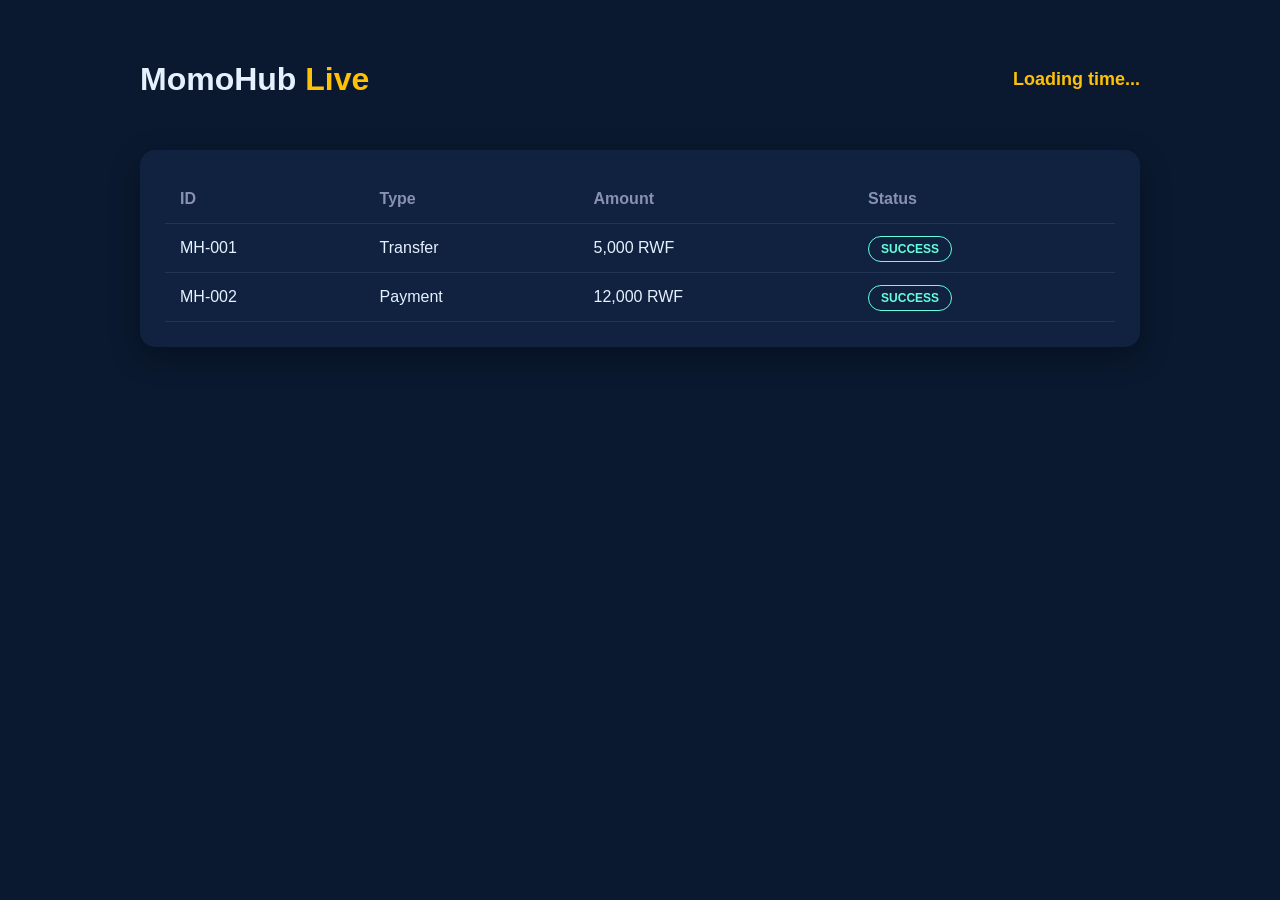
<file: momo/transaction.html>
<!DOCTYPE html>
<html lang="rw">
<head>
    <meta charset="UTF-8">
    <title>MomoHub | Premium Dashboard</title>
    <style>
        :root {
            --bg-deep: #0a192f;
            --card-bg: #112240;
            --gold: #FFC107;
            --text-white: #e6f1ff;
            --text-muted: #8892b0;
        }

        body { 
            background-color: var(--bg-deep); 
            color: var(--text-white); 
            font-family: 'Segoe UI', sans-serif; 
            padding: 40px; 
            margin: 0;
        }

        .dashboard { max-width: 1000px; margin: auto; }

        .header { display: flex; justify-content: space-between; align-items: center; margin-bottom: 30px; }
        
        .table-wrapper { 
            background: var(--card-bg); 
            padding: 25px; 
            border-radius: 15px; 
            box-shadow: 0 10px 30px rgba(0,0,0,0.3); 
        }

        table { width: 100%; border-collapse: collapse; }
        th { color: var(--text-muted); text-align: left; padding: 15px; border-bottom: 1px solid #233554; }
        td { padding: 15px; border-bottom: 1px solid #233554; }

        .status-pill { padding: 5px 12px; border-radius: 15px; font-size: 12px; font-weight: bold; }
        .success { color: #64ffda; border: 1px solid #64ffda; }
        
        #clock { font-size: 18px; color: var(--gold); font-weight: bold; }
    </style>
</head>
<body>

<div class="dashboard">
    <div class="header">
        <h1>MomoHub <span style="color:var(--gold)">Live</span></h1>
        <div id="clock">Loading time...</div>
    </div>

    <div class="table-wrapper">
        <table>
            <thead>
                <tr><th>ID</th><th>Type</th><th>Amount</th><th>Status</th></tr>
            </thead>
            <tbody id="data-body"></tbody>
        </table>
    </div>
</div>

<script>
    // 1. Isaha y'ukuri
    setInterval(() => {
        document.getElementById('clock').innerText = new Date().toLocaleTimeString();
    }, 1000);

    // 2. Mock Data & Auto-update
    async function updateData() {
        const data = [
            { id: "MH-001", type: "Transfer", amount: "5,000 RWF", status: "SUCCESS" },
            { id: "MH-002", type: "Payment", amount: "12,000 RWF", status: "SUCCESS" }
        ];

        const body = document.getElementById('data-body');
        body.innerHTML = data.map(i => `
            <tr>
                <td>${i.id}</td>
                <td>${i.type}</td>
                <td>${i.amount}</td>
                <td><span class="status-pill success">${i.status}</span></td>
            </tr>
        `).join('');

        // 3. Sound Alert (niba hari transaction nshya)
        const audio = new Audio('https://actions.google.com/sounds/v1/alarms/beep_short.ogg');
        audio.play().catch(e => console.log("User needs to interact first"));
    }

    updateData();
    setInterval(updateData, 10000);
</script>

</body>
</html>
</file>
